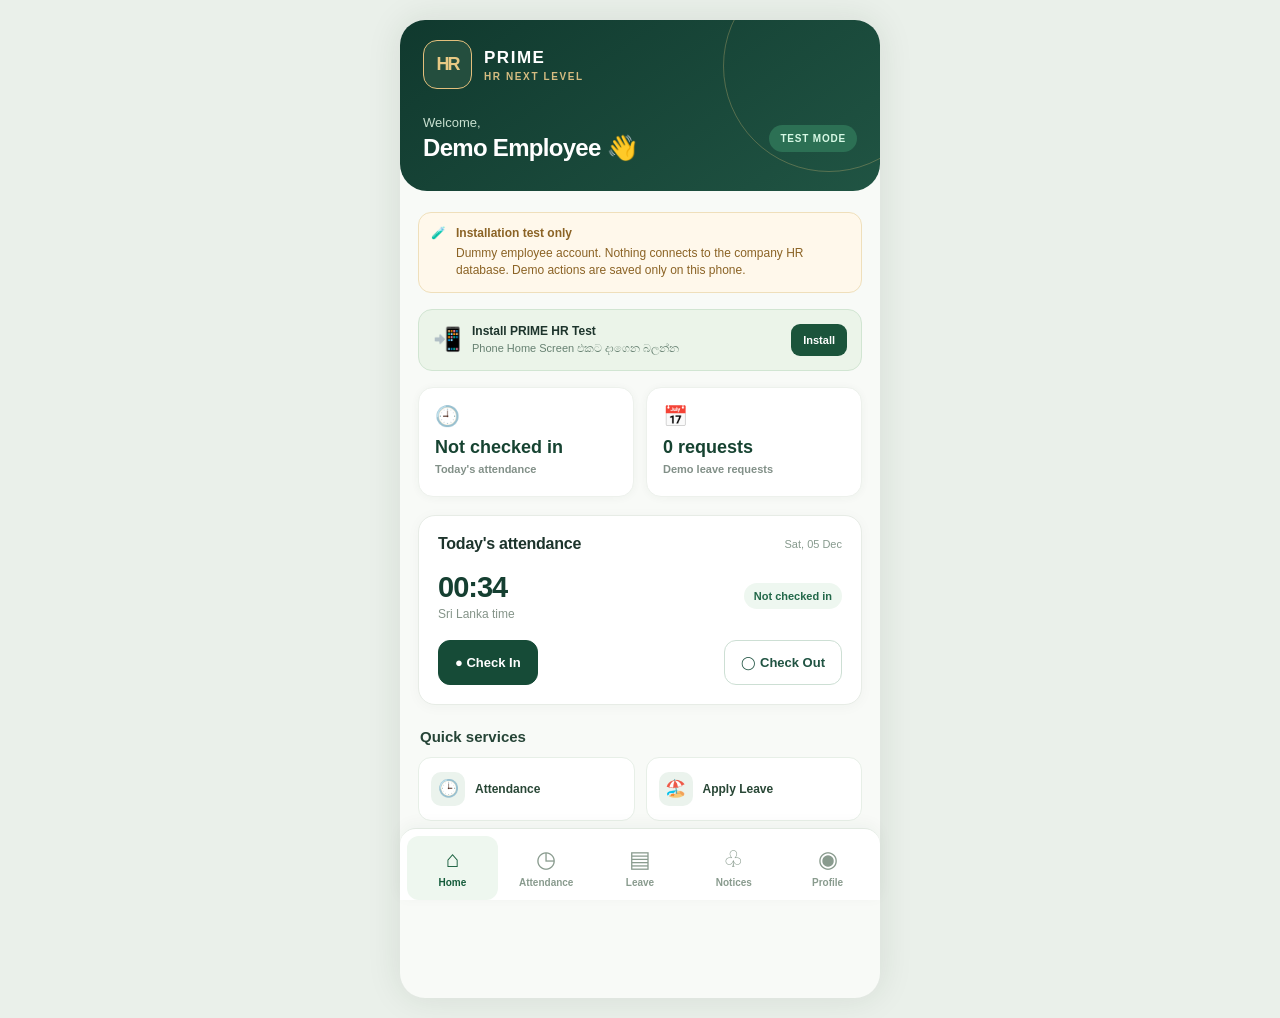
<file: prime-hr-next-level/install-test/index.html>
<!doctype html>
<html lang="en"><head>
<meta charset="utf-8">
<meta name="viewport" content="width=device-width, initial-scale=1, viewport-fit=cover">
<meta name="theme-color" content="#143f32">
<meta name="apple-mobile-web-app-capable" content="yes">
<meta name="apple-mobile-web-app-status-bar-style" content="default">
<meta name="apple-mobile-web-app-title" content="PRIME HR Test">
<meta name="description" content="PRIME HR NEXT LEVEL mobile install experience test - no real employee data.">
<link rel="manifest" href="./manifest.webmanifest">
<link rel="icon" type="image/png" sizes="192x192" href="./icon-192.png">
<link rel="apple-touch-icon" sizes="192x192" href="./icon-192.png">
<title>PRIME HR NEXT LEVEL · Mobile Test</title>
<style>
:root{font-family:Inter,-apple-system,BlinkMacSystemFont,"Segoe UI",Arial,sans-serif;color:#1d342c;background:#eff4ef;font-synthesis:none}
*{box-sizing:border-box}body{margin:0;min-height:100vh;background:#eaf0ea}button,input,select,textarea{font:inherit}button{cursor:pointer}
.shell{margin:0 auto;max-width:480px;min-height:100dvh;background:#f8faf7;position:relative;box-shadow:0 0 35px #1d30221a;padding-bottom:calc(94px + env(safe-area-inset-bottom))}
.top{background:linear-gradient(145deg,#10392e,#205443);color:white;padding:calc(20px + env(safe-area-inset-top)) 23px 29px;border-radius:0 0 27px 27px;position:relative;overflow:hidden}
.top:after{content:"";position:absolute;right:-55px;top:-60px;width:210px;height:210px;border:1px solid #dabb7850;border-radius:50%;pointer-events:none}
.brand{display:flex;align-items:center;gap:12px;position:relative;z-index:1}
.logo{display:grid;place-items:center;border:1.5px solid #e3bf7c;color:#e8c984;background:#244e3e;font-size:18px;font-weight:900;letter-spacing:-2px;width:49px;height:49px;border-radius:14px}
.brand b{font-size:17px;letter-spacing:.09em}.brand small{display:block;color:#d5bc81;font-size:10px;letter-spacing:.16em;margin-top:3px;font-weight:700}
.topline{display:flex;align-items:center;justify-content:space-between;margin-top:26px;gap:10px;position:relative;z-index:1}
.topline p{margin:0;color:#c8dfcf;font-size:13px}.topline h1{font-size:24px;letter-spacing:-.7px;margin:4px 0 0;line-height:1.15}
.testchip{font-size:10px;color:#d7f9e5;background:#2c7054;padding:8px 11px;border-radius:999px;font-weight:800;letter-spacing:.08em;white-space:nowrap}
.container{padding:21px 18px 8px}.view{display:none}.view.active{display:block}
.note{display:flex;gap:10px;align-items:flex-start;background:#fff8eb;border:1px solid #efdfbb;color:#8b6325;padding:12px;border-radius:13px;font-size:12px;line-height:1.45;margin-bottom:16px}.note b{display:block;margin-bottom:3px}
.grid2{display:grid;grid-template-columns:1fr 1fr;gap:12px;margin-bottom:18px}
.stat{background:white;border-radius:15px;padding:16px;box-shadow:0 1px 8px #2445320b;border:1px solid #edf1ec;min-height:110px;display:flex;flex-direction:column;gap:9px}
.stat .ic{font-size:20px}.stat b{font-size:18px;color:#164331}.stat small{font-size:11px;color:#829088;font-weight:600}
.card{background:#fff;border:1px solid #e7ece6;border-radius:17px;padding:19px;margin-bottom:15px;box-shadow:0 2px 14px #163e2409}
.section-head{display:flex;align-items:center;justify-content:space-between;margin:0 0 13px;gap:10px}.section-head h2{font-size:16px;letter-spacing:-.25px;margin:0}.section-head span{font-size:11px;color:#879a8e}.card p{line-height:1.6;margin:9px 0;color:#75887c;font-size:13px}
.datebadge{display:inline-flex;background:#eef7f0;color:#226849;font-size:11px;padding:7px 10px;border-radius:20px;font-weight:700}
.attime{font-size:29px;font-weight:850;color:#153f31;letter-spacing:-1px}.attime small{font-size:12px;font-weight:500;color:#788a7f;letter-spacing:normal;margin-left:7px}
.row{display:flex;justify-content:space-between;align-items:center;gap:12px}.btn{background:#164b37;color:#fff;font-weight:800;font-size:13px;border:1px solid #164b37;padding:13px 16px;border-radius:12px;display:inline-flex;align-items:center;justify-content:center;gap:7px;min-height:45px}
.btn:disabled{background:#e6ebe6;color:#829086;border-color:#e6ebe6;cursor:default}.btn.secondary{background:#fff;color:#205342;border-color:#cddfd4}.btn.wide{width:100%}.btn.outline{background:transparent;color:#15543a;border:1px solid #b5cebe}
.subheading{margin:23px 2px 12px;font-size:15px;font-weight:850;color:#264437}
.tilegrid{display:grid;grid-template-columns:1fr 1fr;gap:11px}.tile{display:flex;align-items:center;gap:10px;padding:14px 12px;background:#fff;border:1px solid #e7efe7;border-radius:13px;font-weight:750;font-size:12px;text-align:left;color:#294736}
.tile .ic{display:grid;place-items:center;width:34px;height:34px;font-size:17px;background:#ebf3ed;border-radius:10px}
.profileline{display:flex;align-items:center;justify-content:space-between;gap:12px;padding:11px 0;border-bottom:1px solid #edf0ec;font-size:13px}.profileline:last-child{border:0}.profileline span{color:#839287}.profileline b{font-size:12px;text-align:right}
label{display:grid;gap:7px;color:#2a4a3a;font-size:12px;font-weight:750;margin:14px 0}
input,select,textarea{padding:12px;width:100%;border:1px solid #dce7dc;background:#fff;border-radius:11px;color:#2a4a3a;outline:none;min-height:45px}
input:focus,select:focus,textarea:focus{border-color:#75aa87}textarea{resize:vertical;min-height:78px}.split{display:grid;grid-template-columns:1fr 1fr;gap:11px}.muted{color:#859489;font-size:12px}.listrow{display:flex;gap:11px;align-items:flex-start;padding:13px 0;border-bottom:1px solid #edf1eb}.listrow:last-child{border:0}.listrow .round{display:grid;place-items:center;flex-shrink:0;width:39px;height:39px;border-radius:11px;background:#edf6ed;color:#2a7650;font-size:20px}.listrow .inner{flex:1;min-width:0}.listrow b{font-size:13px}.listrow p{margin:4px 0 0;font-size:12px}.pill{font-size:10px;padding:5px 8px;border-radius:50px;background:#fff2d8;color:#976b1e;font-weight:800;white-space:nowrap}.pill.green{background:#e4f4e9;color:#187746}
.bottomnav{position:fixed;bottom:0;left:50%;transform:translateX(-50%);width:min(480px,100%);height:calc(72px + env(safe-area-inset-bottom));background:white;display:flex;justify-content:space-around;gap:3px;padding:7px 7px env(safe-area-inset-bottom);border-top:1px solid #e1e9e1;z-index:10;box-shadow:0 -4px 16px #1541240b}
.nav{flex:1;border:0;background:transparent;color:#899b8e;display:flex;flex-direction:column;align-items:center;justify-content:center;gap:6px;font-size:10px;font-weight:750;border-radius:12px}.nav .ni{font-size:23px;line-height:1}.nav.active{color:#155c3b;background:#eef7ef}
.installstrip{background:#ebf4e9;border-radius:14px;border:1px solid #d1e5d2;padding:14px;margin:16px 0;display:flex;align-items:center;gap:10px}
.installstrip span{font-size:23px}.installstrip b{display:block;font-size:12px}.installstrip small{display:block;font-size:11px;color:#668071;margin-top:4px}.installstrip button{border:0;background:#1b543b;color:white;font-weight:750;padding:10px 12px;border-radius:9px;font-size:11px;white-space:nowrap}
dialog{border:0;border-radius:18px;padding:22px;width:calc(100% - 32px);max-width:410px;color:#284b37;box-shadow:0 15px 80px #193e3099}dialog::backdrop{background:#06190f88}dialog h2{margin:4px 0 13px}dialog ol{line-height:2;font-size:13px;padding-left:23px}dialog p{font-size:13px;line-height:1.6;color:#697f70}
.toast{display:none;position:fixed;z-index:70;left:50%;bottom:calc(86px + env(safe-area-inset-bottom));transform:translateX(-50%);width:min(430px,calc(100% - 35px));background:#163f32;color:white;padding:13px 15px;border-radius:12px;text-align:center;font-size:12px;box-shadow:0 6px 25px #11311d35}
.toast.show{display:block}
@media(min-width:500px){body{padding:20px 0}.shell{border-radius:25px;overflow:hidden;min-height:calc(100dvh - 40px)}.bottomnav{bottom:0;border-radius:16px 16px 0 0}}
</style></head><body>
<div class="shell">
 <header class="top">
  <div class="brand"><div class="logo" aria-label="HR test icon">HR</div><div><b>PRIME</b><small>HR NEXT LEVEL</small></div></div>
  <div class="topline"><div><p>Welcome,</p><h1>Demo Employee 👋</h1></div><span class="testchip">TEST MODE</span></div>
 </header>
 <main class="container">
 <section id="home" class="view active">
   <div class="note"><span>🧪</span><div><b>Installation test only</b>Dummy employee account. Nothing connects to the company HR database. Demo actions are saved only on this phone.</div></div>
   <div class="installstrip"><span>📲</span><div style="flex:1"><b>Install PRIME HR Test</b><small>Phone Home Screen එකට දාගෙන බලන්න</small></div><button id="installBtn" type="button">Install</button></div>
   <div class="grid2"><div class="stat"><span class="ic">🕘</span><div><b id="homeStatus">Not checked in</b><small style="display:block;margin-top:5px">Today's attendance</small></div></div><div class="stat"><span class="ic">📅</span><div><b id="homeLeave">0 requests</b><small style="display:block;margin-top:5px">Demo leave requests</small></div></div></div>
   <article class="card"><div class="section-head"><h2>Today's attendance</h2><span id="todayLabel"></span></div>
    <div class="row" style="margin:18px 0"><div><div class="attime" id="timeNow">--:--</div><small class="muted">Sri Lanka time</small></div><span class="datebadge" id="attendanceBadge">Not checked in</span></div>
    <div class="row"><button id="homeIn" class="btn" data-attendance="in">● Check In</button><button id="homeOut" class="btn secondary" data-attendance="out">◯ Check Out</button></div>
   </article>
   <div class="subheading">Quick services</div><div class="tilegrid"><button class="tile" data-go="attendance"><span class="ic">🕒</span> Attendance</button><button class="tile" data-go="leave"><span class="ic">🏖️</span> Apply Leave</button><button class="tile" data-go="notices"><span class="ic">🔔</span> Notices</button><button class="tile" data-go="profile"><span class="ic">👤</span> My Profile</button></div>
 </section>
 <section id="attendance" class="view">
  <div class="section-head"><h2>My Attendance</h2><span class="datebadge">TEST</span></div>
  <article class="card"><p>Test the check-in/check-out buttons below. The times are generated on your device, not verified by the HR system.</p>
   <div class="row" style="margin:16px 0"><span class="muted">Today's status</span><span class="datebadge" id="attendanceBadge2">Not checked in</span></div>
   <div class="row"><button class="btn" data-attendance="in" id="pageIn">● Check In</button><button class="btn secondary" data-attendance="out" id="pageOut">◯ Check Out</button></div>
  </article>
  <article class="card"><div class="section-head"><h2>Recent activity</h2></div><div id="attendanceList" class="muted">No demo check-ins yet.</div></article>
 </section>
 <section id="leave" class="view">
  <div class="section-head"><h2>Leave Requests</h2><span class="datebadge">TEST</span></div>
  <article class="card"><p>Submit a sample leave request to test the mobile form. This does not go to HR.</p>
   <form id="leaveForm"><label>Leave type<select name="type" required><option>Casual Leave</option><option>Annual Leave</option><option>Medical Leave</option></select></label>
    <div class="split"><label>From<input name="from" type="date" required></label><label>To<input name="to" type="date" required></label></div>
    <label>Reason (dummy text only)<textarea name="reason" maxlength="120" placeholder="Test request" required></textarea></label><button class="btn wide" type="submit">Submit Test Request</button>
   </form>
  </article>
  <article class="card"><div class="section-head"><h2>Demo requests</h2></div><div id="leaveList"></div></article>
 </section>
 <section id="notices" class="view">
  <div class="section-head"><h2>HR Notices</h2><span class="datebadge">TEST</span></div>
  <article class="card"><div class="listrow"><span class="round">📢</span><div class="inner"><b>Welcome to PRIME HR NEXT LEVEL</b><p>This is a sample notification. Tap Acknowledge to test the action.</p><button id="ackBtn" class="btn secondary" type="button" style="margin-top:12px"></button></div></div></article>
  <article class="card"><div class="listrow"><span class="round">✅</span><div class="inner"><b>Mobile app test</b><p>Install the app to your phone, close the browser, and open it again using the Home Screen icon.</p></div></div></article>
 </section>
 <section id="profile" class="view">
  <div class="section-head"><h2>My Profile</h2><span class="datebadge">DEMO</span></div>
  <article class="card"><div class="profileline"><span>Name</span><b>Demo Employee</b></div><div class="profileline"><span>Staff code</span><b>TEST001</b></div><div class="profileline"><span>Branch</span><b>Sample Branch</b></div><div class="profileline"><span>Account type</span><b>Local demo</b></div><div class="profileline"><span>Cloud connected</span><b>No</b></div></article>
  <div class="note"><span>🔒</span><div><b>No real HR account</b>This test intentionally has no login, payroll, location tracking, or access to staff information. Never enter real employee information here.</div></div>
  <button class="btn secondary wide" id="resetDemo" type="button">Reset Test Data</button>
 </section>
 </main>
 <nav class="bottomnav" aria-label="Main navigation">
  <button class="nav active" data-tab="home"><span class="ni">⌂</span>Home</button>
  <button class="nav" data-tab="attendance"><span class="ni">◷</span>Attendance</button>
  <button class="nav" data-tab="leave"><span class="ni">▤</span>Leave</button>
  <button class="nav" data-tab="notices"><span class="ni">♧</span>Notices</button>
  <button class="nav" data-tab="profile"><span class="ni">◉</span>Profile</button>
 </nav>
</div>
<dialog id="installHelp"><h2>📲 Install PRIME HR Test</h2><div id="installSteps"></div><button id="closeHelp" class="btn wide">Got it</button></dialog>
<div id="toast" class="toast" role="status" aria-live="polite"></div>
<script>
(()=>{"use strict";
const $=id=>document.getElementById(id),KEY="prime_hr_install_test_v1";
const fresh=()=>({attendance:{},leaves:[],ack:false});
let data;try{data=JSON.parse(localStorage.getItem(KEY))||fresh()}catch(e){data=fresh()}
const save=()=>{try{localStorage.setItem(KEY,JSON.stringify(data))}catch(e){notify("Storage unavailable; changes may not be saved.")}};
const lkDate=()=>new Intl.DateTimeFormat("en-CA",{timeZone:"Asia/Colombo",year:"numeric",month:"2-digit",day:"2-digit"}).format(new Date()).replaceAll("/","-");
const day=()=>{const d=new Date();return new Intl.DateTimeFormat("en-GB",{timeZone:"Asia/Colombo",weekday:"short",day:"2-digit",month:"short"}).format(d)};
const clock=(ts)=>ts?new Date(ts).toLocaleTimeString("en-GB",{timeZone:"Asia/Colombo",hour:"2-digit",minute:"2-digit"}):"—";
const escapeHTML=s=>String(s??"").replace(/[&<>"']/g,x=>({"&":"&amp;","<":"&lt;",">":"&gt;",'"':"&quot;","'":"&#39;"}[x]));
let tm;const notify=(s)=>{const n=$("toast");n.textContent=s;n.classList.add("show");clearTimeout(tm);tm=setTimeout(()=>n.classList.remove("show"),3200)};
function render(){
  const today=lkDate(),a=data.attendance[today];
  $("todayLabel").textContent=day();
  $("timeNow").textContent=clock(new Date().toISOString());
  const label=a?.out?"Completed":a?.in?"Checked in":"Not checked in";
  $("homeStatus").textContent=label;$("homeLeave").textContent=data.leaves.length+" requests";
  $("attendanceBadge").textContent=label;$("attendanceBadge2").textContent=label;
  ["homeIn","pageIn"].forEach(id=>$(id).disabled=!!a?.in);
  ["homeOut","pageOut"].forEach(id=>$(id).disabled=!a?.in||!!a?.out);
  const entries=Object.entries(data.attendance).sort((a,b)=>b[0].localeCompare(a[0]));
  $("attendanceList").innerHTML=entries.length?entries.map(([d,a])=>'<div class="listrow"><span class="round">🕒</span><div class="inner"><b>'+escapeHTML(d)+'</b><p>In: '+escapeHTML(clock(a.in))+' · Out: '+escapeHTML(clock(a.out))+'</p></div><span class="pill green">'+(a.out?"Done":"Active")+'</span></div>').join(""):'<p>No demo check-ins yet.</p>';
  $("leaveList").innerHTML=data.leaves.length?data.leaves.slice().reverse().map(l=>'<div class="listrow"><span class="round">📅</span><div class="inner"><b>'+escapeHTML(l.type)+'</b><p>'+escapeHTML(l.from)+' to '+escapeHTML(l.to)+'</p><p>'+escapeHTML(l.reason)+'</p></div><span class="pill">Demo pending</span></div>').join(""):'<p class="muted">No test requests submitted yet.</p>';
  $("ackBtn").textContent=data.ack?"✓ Acknowledged":"Acknowledge";
  $("ackBtn").disabled=!!data.ack;
}
function nav(name){
  document.querySelectorAll(".view").forEach(v=>v.classList.toggle("active",v.id===name));
  document.querySelectorAll(".nav").forEach(b=>b.classList.toggle("active",b.dataset.tab===name));
  document.querySelector(".container").scrollIntoView({block:"start"});
}
document.querySelectorAll("[data-tab]").forEach(b=>b.addEventListener("click",()=>nav(b.dataset.tab)));
document.querySelectorAll("[data-go]").forEach(b=>b.addEventListener("click",()=>nav(b.dataset.go)));
document.querySelectorAll("[data-attendance]").forEach(b=>b.addEventListener("click",()=>{
  const d=lkDate(),what=b.dataset.attendance;
  if(what==="in"){if(data.attendance[d]?.in)return notify("Already checked in today.");data.attendance[d]={in:new Date().toISOString(),out:null};notify("Demo check-in saved on this device.");}
  else{if(!data.attendance[d]?.in||data.attendance[d]?.out)return notify("No active demo check-in.");data.attendance[d].out=new Date().toISOString();notify("Demo check-out saved on this device.");}
  save();render();
}));
$("leaveForm").addEventListener("submit",e=>{
  e.preventDefault();const f=new FormData(e.target),from=String(f.get("from")),to=String(f.get("to"));
  if(to<from)return notify("End date must be after start date.");
  data.leaves.push({type:String(f.get("type")),from,to,reason:String(f.get("reason")).slice(0,120)});
  save();e.target.reset();render();notify("Demo leave request saved locally.");
});
$("ackBtn").addEventListener("click",()=>{data.ack=true;save();render();notify("Notice acknowledged (demo only).")});
$("resetDemo").addEventListener("click",()=>{if(!confirm("Remove all local demo check-ins and requests?"))return;data=fresh();save();render();notify("Demo data reset.")});
setInterval(()=>{$("timeNow").textContent=clock(new Date().toISOString())},30000);
let installPrompt=null;
window.addEventListener("beforeinstallprompt",e=>{e.preventDefault();installPrompt=e;$("installBtn").textContent="Install";});
window.addEventListener("appinstalled",()=>{installPrompt=null;$("installBtn").textContent="Installed";notify("Installed! Open PRIME HR Test from your Home Screen.")});
const standalone=window.matchMedia("(display-mode: standalone)").matches||window.navigator.standalone===true;
const isiOS=/iPhone|iPad|iPod/i.test(navigator.userAgent);
if(standalone){$("installBtn").textContent="Installed";}
$("installBtn").addEventListener("click",async()=>{
  if(standalone){notify("Already running as installed app.");return}
  if(installPrompt){const prompt=installPrompt;installPrompt=null;await prompt.prompt();const choice=await prompt.userChoice;if(choice.outcome==="accepted")notify("App added. Look for the HR icon.");else notify("You can install later from the browser menu.");return;}
  $("installSteps").innerHTML=isiOS?
    '<p><b>iPhone / Safari</b></p><ol><li>Open this page in Safari.</li><li>Tap the Share icon.</li><li>Choose Add to Home Screen.</li><li>Keep Open as Web App enabled; tap Add.</li></ol>':
    '<p><b>Android / Chrome</b></p><ol><li>Open this page in Google Chrome.</li><li>Tap the three-dot menu ⋮.</li><li>Choose Install app or Add to Home screen.</li><li>Confirm Install / Add.</li></ol>';
  $("installHelp").showModal();
});
$("closeHelp").addEventListener("click",()=>$("installHelp").close());
$("installHelp").addEventListener("click",e=>{if(e.target===$("installHelp"))$("installHelp").close()});
if("serviceWorker" in navigator){window.addEventListener("load",()=>navigator.serviceWorker.register("./sw.js",{scope:"./"}).catch(()=>{}))}
render();
})();
</script></body></html>
</file>
